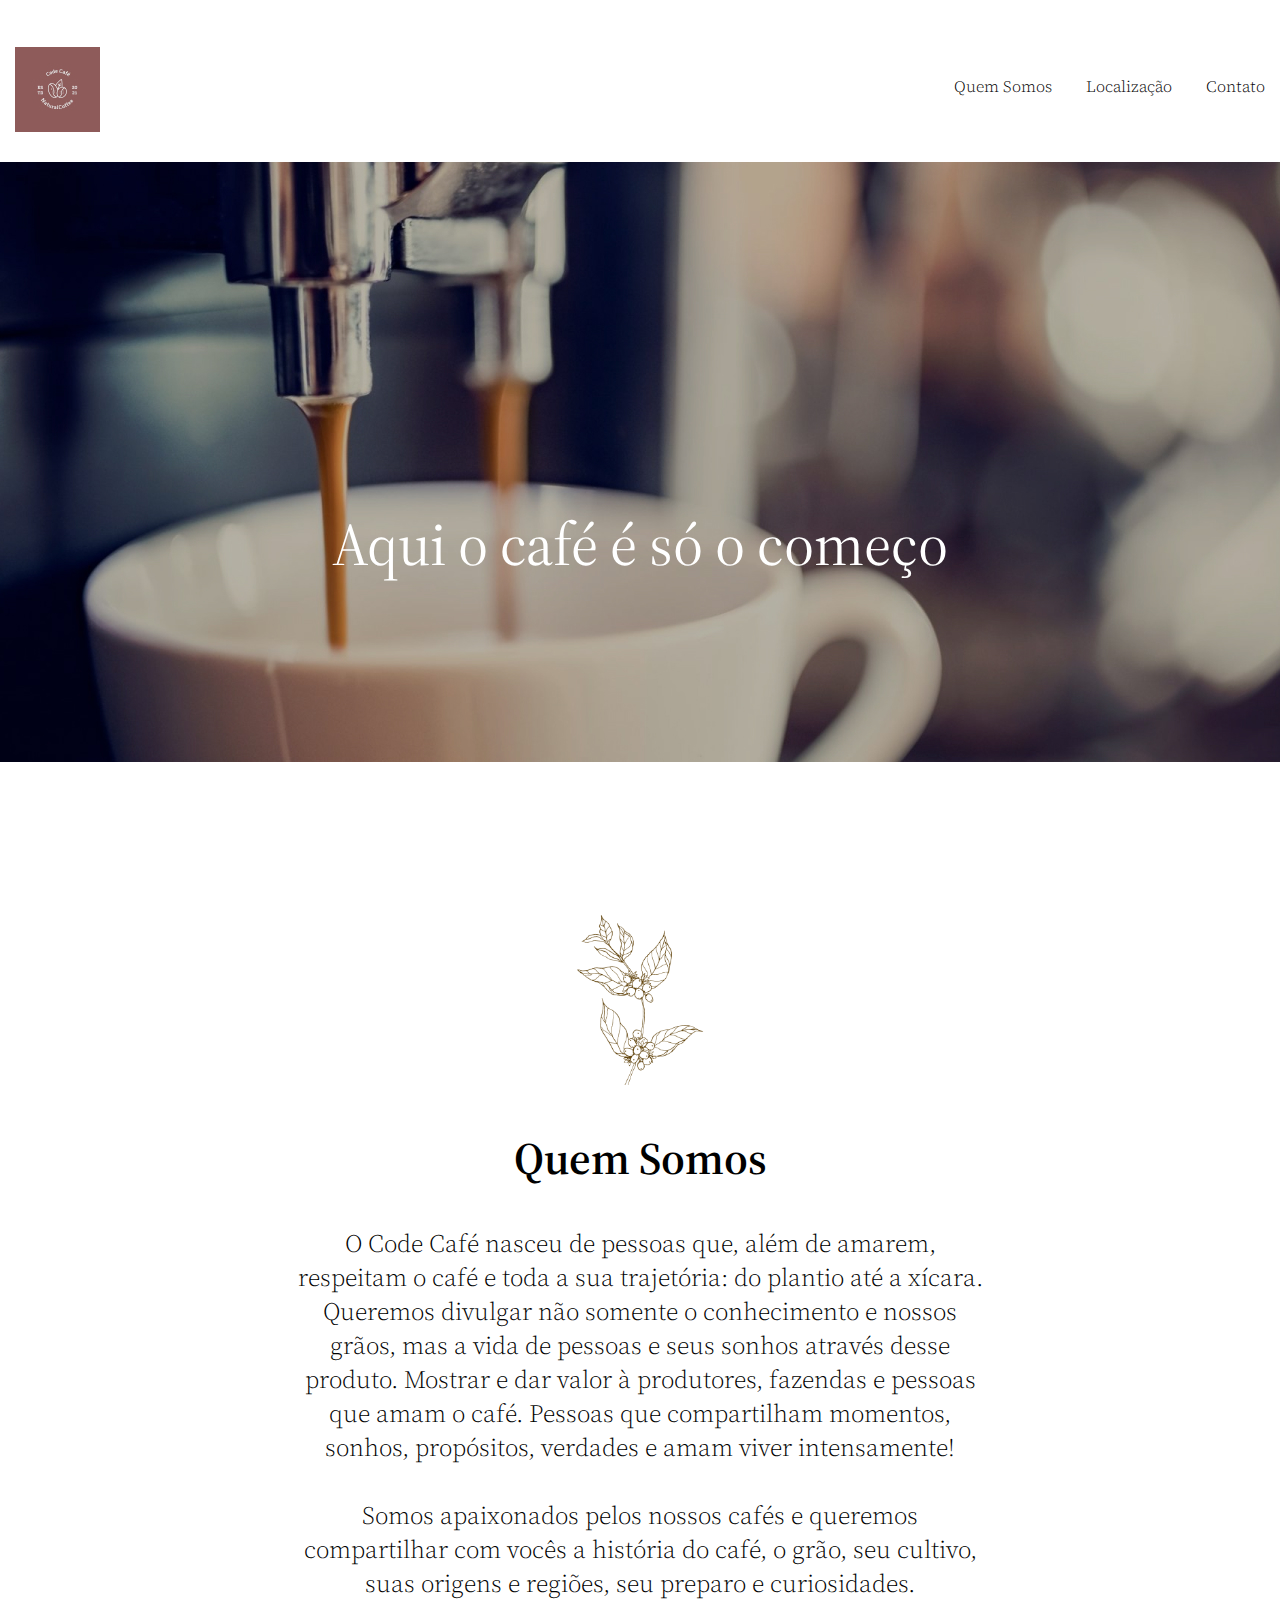
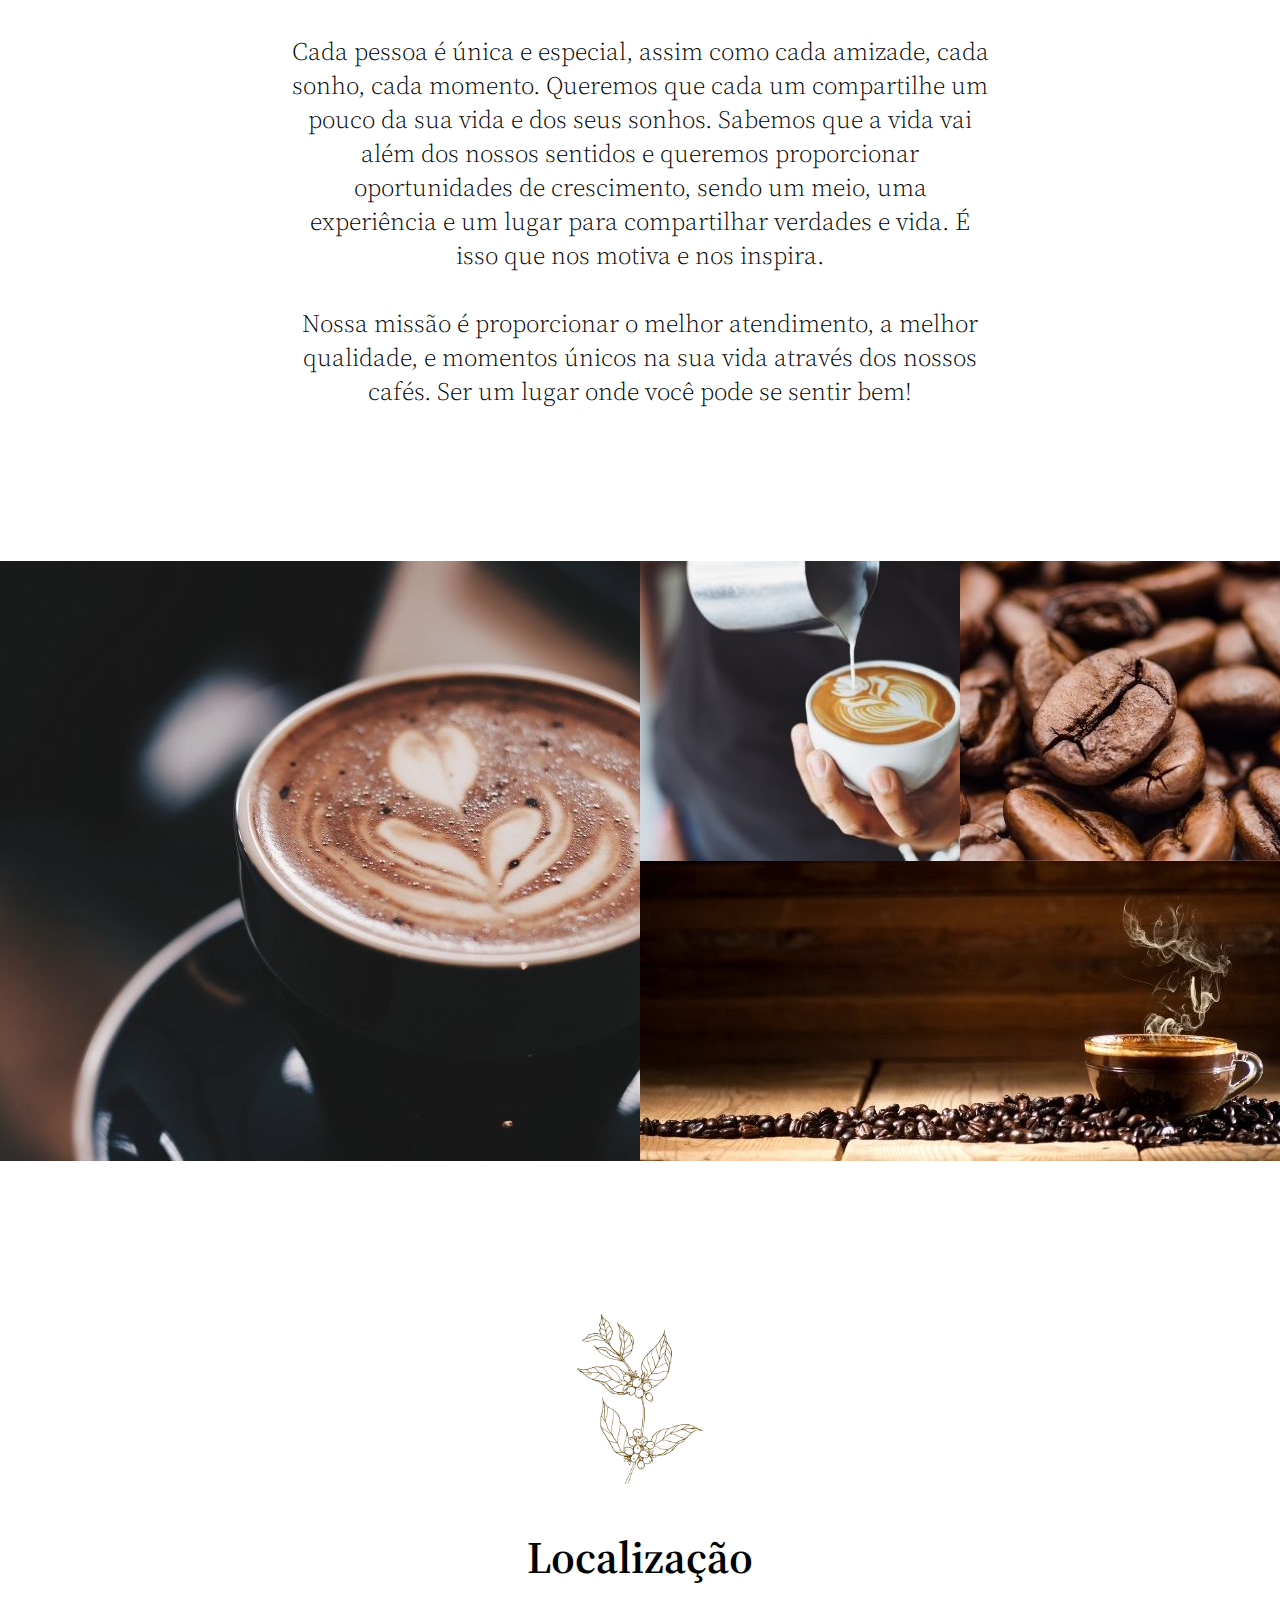
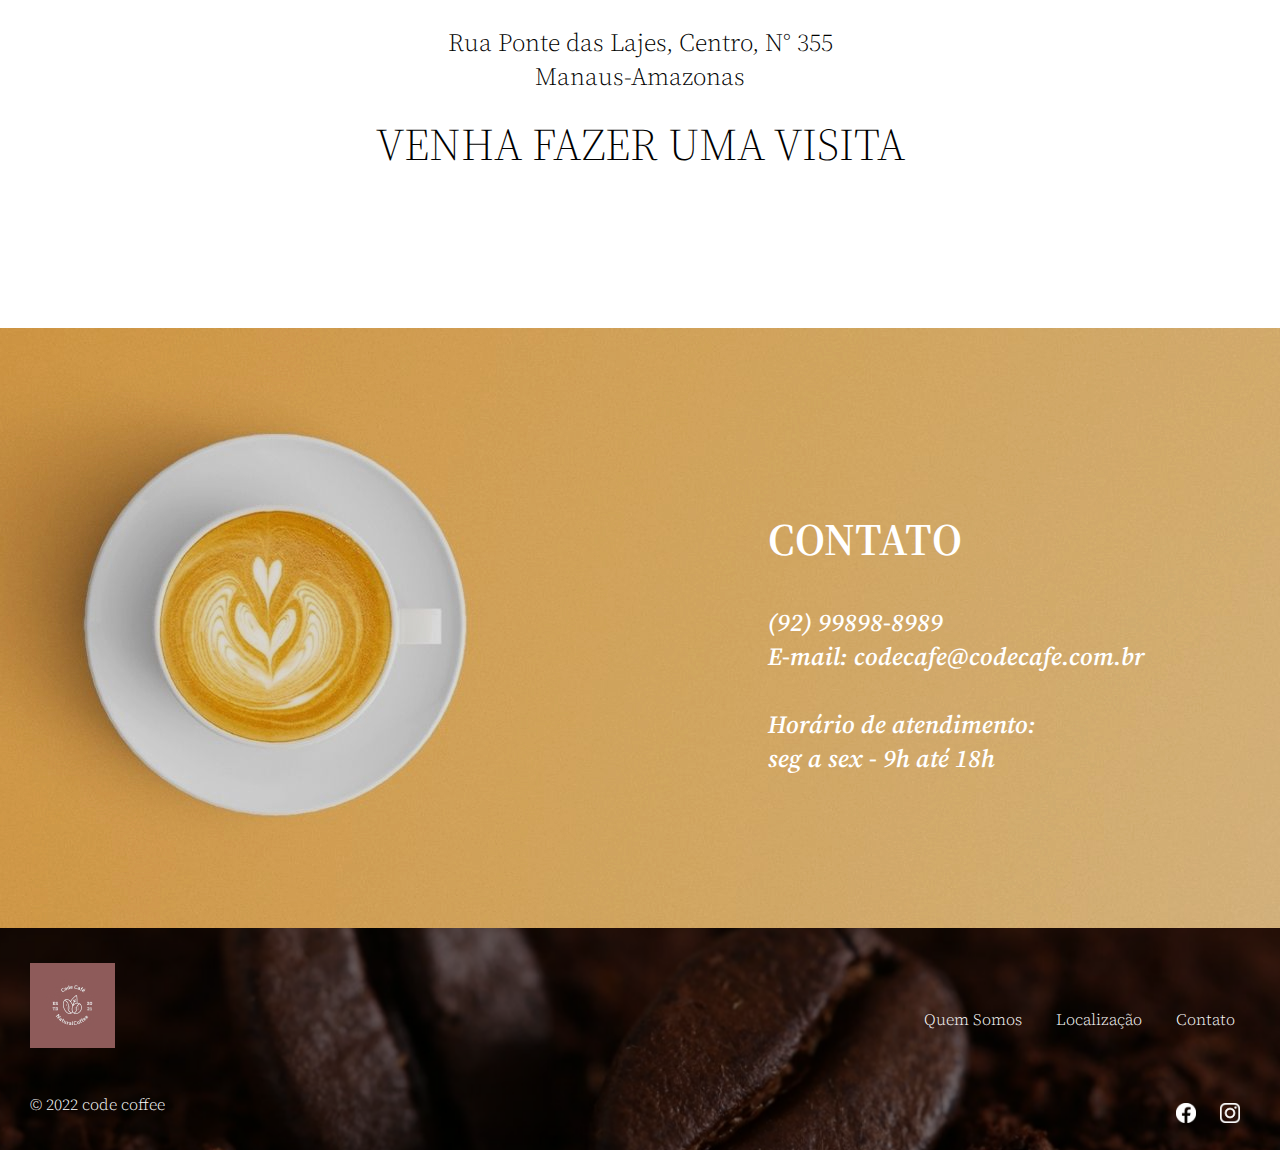
<file: index.html>
<!DOCTYPE html>
<html lang="pt-BR">
<head>
    <meta charset="UTF-8">
    <meta http-equiv="X-UA-Compatible" content="IE=edge">
    <meta name="viewport" content="width=device-width, initial-scale=1.0">
    <title>Code Café</title>
    <link rel="shortcut icon" href="./src/images/favicon.ico" type="image/x-icon">
    <meta name="description" content="Cafeteria de cafes gurmert de manaus de alta qualidade">
    <!--LINKS PARA O ESTILO DO CSS-->
    <link rel="stylesheet" href="/src/CSS/reset.css">
    <link rel="stylesheet" href="/src/CSS/styles.css">
    <link rel="stylesheet" href="/src/CSS/responsive.css">
    <!--LINKS PARA AS FONTES DO GOOGLE-->
    <link rel="preconnect" href="https://fonts.googleapis.com">
    <link rel="preconnect" href="https://fonts.gstatic.com" crossorigin>
    <link href="https://fonts.googleapis.com/css2?family=Source+Serif+Pro:wght@300;400;600&display=swap" rel="stylesheet">
</head>

<body>
    <header class="cabecalho">
        <a href="index.html" class="logo"><h1>C</h1></a>
        
        <nav>
        <ul>
            <li><a href="#quem-somos">Quem Somos</a></li>
            <li><a href="#localizacao">Localização</a></li>
            <li><a href="#contato">Contato</a></li>                    
        </ul>
    </nav>
    </header>
    <main>
        <section class="painel">
            <h2>Aqui o café é só o começo</h2>
        </section>

        <section class="secao-com-texto" id="quem-somos">
            <header>
                <img src="/src/images/logo-secoes.png" alt="logo-de-secao">
                <h2>Quem Somos</h2>
            </header>
                <p>O Code Café nasceu de pessoas que, além de amarem, respeitam o café e toda a sua trajetória: do plantio até a xícara.    Queremos divulgar não somente o conhecimento e nossos grãos, mas a vida de pessoas e seus sonhos através desse produto. Mostrar e dar valor à produtores, fazendas e pessoas que amam o café. Pessoas que compartilham momentos, sonhos, propósitos, verdades e amam viver intensamente! <br> <br>

                Somos apaixonados pelos nossos cafés e queremos compartilhar com vocês a história do café, o grão, seu cultivo, suas origens e regiões, seu preparo e curiosidades. <br> <br>
                
                Cada pessoa é única e especial, assim como cada amizade, cada sonho, cada momento. Queremos que cada um compartilhe um pouco da sua vida e dos seus sonhos. Sabemos que a vida vai além dos nossos sentidos e queremos proporcionar oportunidades de crescimento, sendo um meio, uma experiência e um lugar para compartilhar verdades e vida. É isso que nos motiva e nos inspira. <br> <br>
                
                Nossa missão é proporcionar o melhor atendimento, a melhor qualidade, e momentos únicos na sua vida através dos nossos cafés. Ser um lugar onde você pode se sentir bem!</p>
        </section>

        <section class="ladrilho">
            <div class="foto-grande"></div>
            <div class="foto-pequena"></div>
            <div class="foto-pequena-2"></div>
            <div class="foto-media"></div>
        </section>

        <section class="secao-com-texto onde-estamos" id="localizacao">
            <header>
                <img src="/src/images/logo-secoes.png" alt="logo-de-secao">
                <h2> Localização</h2>
            </header>
                <p> Rua Ponte das Lajes, Centro, N° 355 <br> Manaus-Amazonas</p>
                <p class="texto-2">VENHA FAZER UMA VISITA</p>
        </section>
        <section class="contato" id="contato">
            <div class=texto>
                <h2>CONTATO</h2>
                <address>
                    (92) 99898-8989 <br>
                    E-mail: codecafe@codecafe.com.br <br><br>
                    Horário de atendimento: <br>
                    seg a sex - 9h até 18h

                </address>
            </div>
        </section>
    </main>
    <footer class="rodape">
        <a href="index.html" class="logo">
            <img src="/src/images/logo.jpg" alt="logo-da-pagina">
        </a>

        <ul>
            <li><a href="#quem-somos">Quem Somos</a></li>
            <li><a href="#localizacao">Localização</a></li>
            <li><a href="#contato">Contato</a></li>
        </ul>
        <div class="conteudo-inferior">
            <div class="redes-sociais">
                <a href="#" target="_blank">
                    <img src="/src/images/face.png" class="facebook" alt="logo-facebook">
                </a>
                <a href="#" target="_blank">
                    <img src="/src/images/insta.png" class="instagram" alt="logo-instagram">
                </a>

            </div>
            <div class="copyright">© 2022 code coffee</div>
        </div>
    </footer>
</body>
</html>
</file>
<file: src/CSS/styles.css>
html{
    font-size: 62.5%;
}

body{
    max-width: 1440px;
    margin: 0 auto;
    font-size: 1.6rem;
}

.cabecalho{
    padding: 30px 15px;
    position: relative;

}
.logo{
    background: url(../images/logo.jpg) 
    center center
    no-repeat;
    width: 85px;
    height: 85px;
    display: inline-block;
}
.logo h1 { font-size:0 ;}

.cabecalho nav { 
    display: inline-block; 
    position: absolute;
    right: 0; 
    margin-top: 30px;
 }

.cabecalho ul li {
    display: inline-block; 
    padding: 15px;  
}

.cabecalho ul li a:hover{
    font-weight: bold; 
    color: #8E5B5A;
}

.painel{
    background: url(../images/painel.jpg) 
    center center no-repeat;
    height: 600px;
}

.painel h2{
    color: white; 
    font-size: 60px;
    font-weight: 400;
    text-align: center;
    position: relative; 
    top: 50%; 
    transform: translateY(50%);
}

.secao-com-texto{
    padding: 153px; 
    text-align: center; 
    clear: both;
}
.secao-com-texto img{ 
    width: 170px;
    height: 170px; 
    margin-bottom: 37px;
}
 .secao-com-texto h2{
    font-size: 45px; 
    font-weight: 600; 
    margin-bottom: 37px;
 }
 .secao-com-texto p{ 
    font-size: 25px; 
    width: 700px;
    margin: 0 auto;
}

.secao-com-texto .ondeestamos{
    font-size: 20px;
}
p.texto-2{
    font-size: 45px; 
    padding-top: 20px;
}
.ladrilho div{
    float: left;
}

.ladrilho .foto-grande{
    background: url(/src/images/4.jpg) 
    center center no-repeat;
    height: 600px; 
    width: 50%;
}

.ladrilho .foto-pequena{
    background: url(/src/images/3.jpg) 
    center center no-repeat;
    height: 300px; 
    width: 25%;
}

.ladrilho .foto-pequena-2{
    background: url(/src/images/2.jpg) 
    center center no-repeat;
    height: 300px; 
    width: 25%;
}
.ladrilho .foto-media{
    background: url(/src/images/1.jpg) 
    center center no-repeat;
    height: 300px;
    width: 50%;
}

.contato{
    background: url(/src/images/fundo-contato.jpg) 
    center center no-repeat;
    height: 600px; 
    color: white; 
    position: relative;
}
.contato h2{
    font-size: 45px; 
    font-weight: 600; 
    padding-bottom: 35px;
}

.contato address{
    font-size: 25px; 
    font-weight: 600;
}

.contato .texto{
    position: absolute; 
    top: 30%; 
    left: 60%;
}

.rodape{
    background: url(/src/images/fundo-rodape.jpg) 
    center center no-repeat;
    padding: 35px 30px;
    background-size: cover ;
}

.rodape ul{
    float: right;
    margin-top: 30px;
}

.rodape ul li{
    display: inline-block;
    padding: 15px;
}

.rodape ul li a{
    color: white; 
}
.rodape ul li a:hover{
    font-weight: 900; 
    color: #8E5B5A;

}

.rodape .redes-sociais .facebook,
.rodape .redes-sociais .instagram{
    
    width: 20px; 
    height: 20px;
    margin: 10px;
}
.rodape .redes-sociais{
    clear: both;
    float: right;
}

.rodape .copyright{
    color:white;
}
.rodape .conteudo-inferior{
    margin-top: 40px;
}
</file>
<file: src/CSS/responsive.css>
@media (max-width: 992px) {

}
@media (max-width: 768px) {

}
@media(max-width: 425px) {
    
    html{
        font-size: 80%;
    }

    .cabecalho .logo{
        display: block;
        margin: 0 auto; 
    }  
  
    .cabecalho nav{
        position: static;
        text-align: center;
        width: 100%;
        
    }
    .cabecalho nav ul li{
        display: block;
    }
    .cabecalho nav ul li a{
        width: 100%;
        display: block;
        
    }

}
</file>
